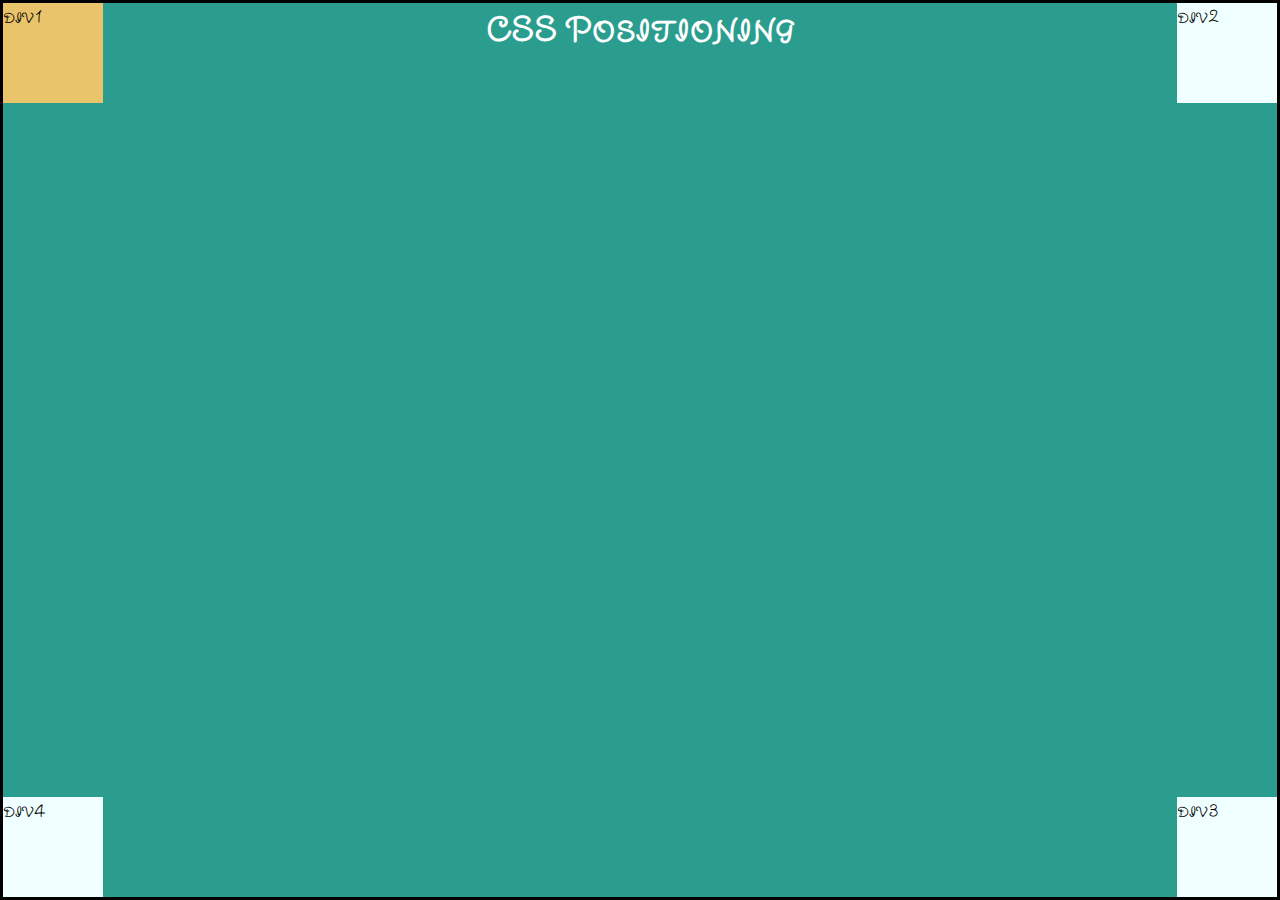
<file: 2.Linking CSS/index.html>
<!DOCTYPE html>
<html lang="en">
  <head>
    <meta charset="UTF-8" />
    <meta http-equiv="X-UA-Compatible" content="IE=edge" />
    <meta name="viewport" content="width=device-width, initial-scale=1.0" />
    <title>Document</title>
    <link rel="stylesheet" href="./style.css" />
  </head>
  <body>
    <div class="container">
      <h1>CSS Positioning</h1>
      <div>div1</div>
      <div>div2</div>
      <div>div3</div>
      <div>div4</div>
      <!-- <div>div5</div> -->
    </div>
  </body>
</html>
</file>
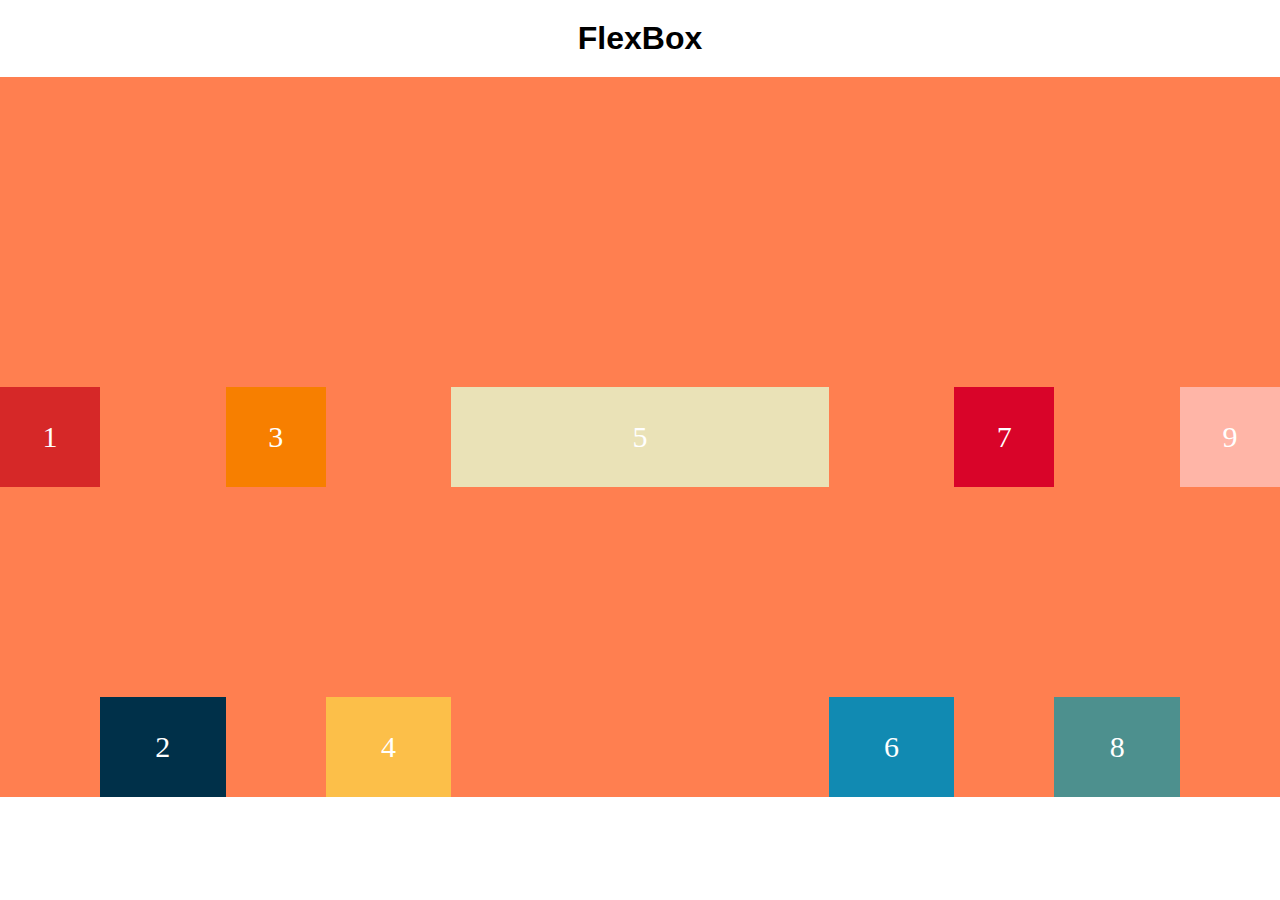
<file: 4.FlexBox/index.html>
<!DOCTYPE html>
<html lang="en">
  <head>
    <meta charset="UTF-8" />
    <meta http-equiv="X-UA-Compatible" content="IE=edge" />
    <meta name="viewport" content="width=device-width, initial-scale=1.0" />
    <title>FlexBox</title>
    <link rel="stylesheet" href="./style.css" />
  </head>
  <body>
    <h1>FlexBox</h1>
    <div class="container">
      <div class="div" style="background-color: #d62828">1</div>
      <div class="div" style="background-color: #003049">2</div>
      <div class="div" style="background-color: #f77f00">3</div>
      <div class="div" style="background-color: #fcbf49">4</div>
      <div class="div" style="background-color: #eae2b7">5</div>
      <div class="div" style="background-color: #118ab2">6</div>
      <div class="div" style="background-color: #d90429">7</div>
      <div class="div" style="background-color: #4d908e">8</div>
      <div class="div" style="background-color: #ffb5a7">9</div>
    </div>
  </body>
</html>
</file>
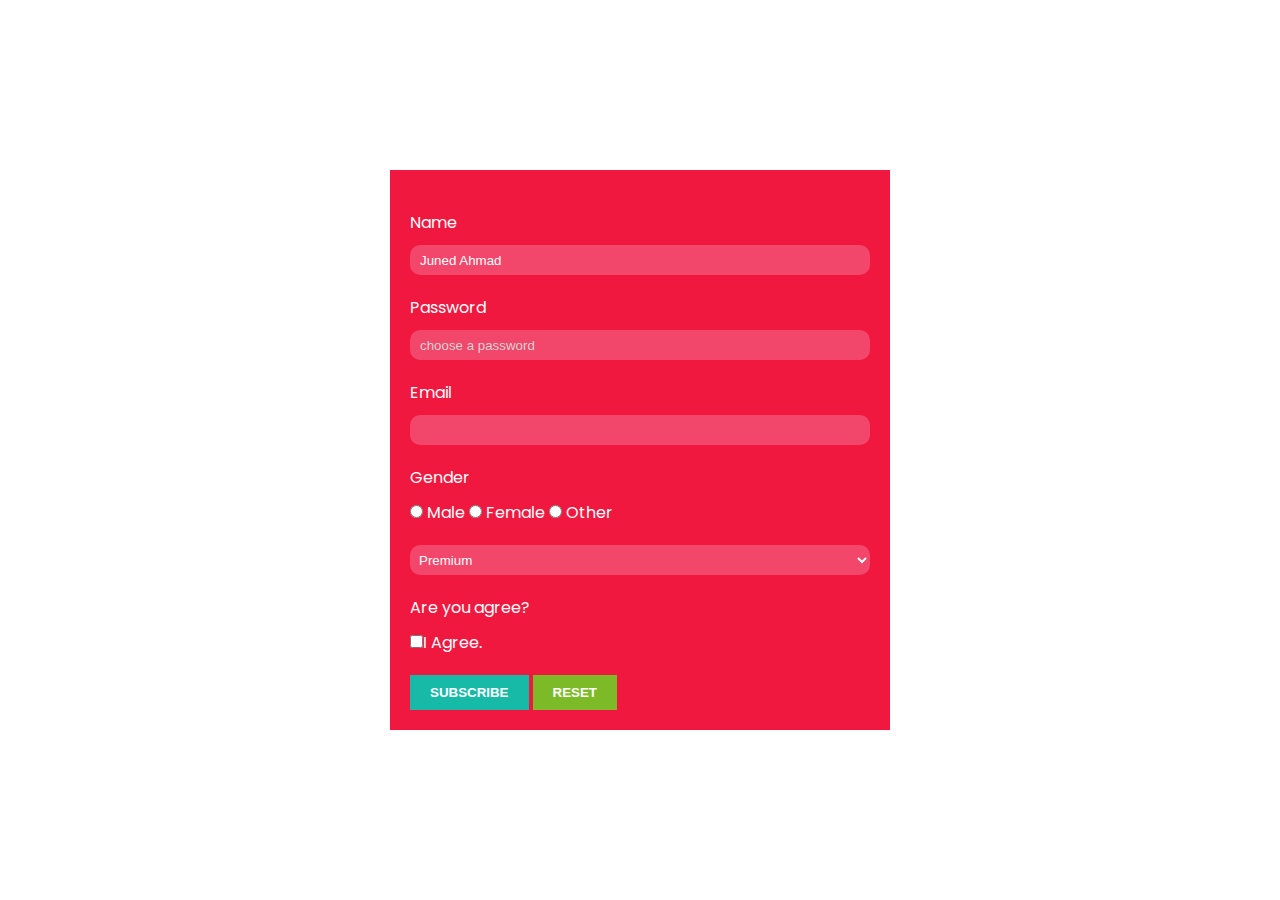
<file: 5.Form/index.html>
<!DOCTYPE html>
<html lang="en">
  <head>
    <meta charset="UTF-8" />
    <meta http-equiv="X-UA-Compatible" content="IE=edge" />
    <meta name="viewport" content="width=device-width, initial-scale=1.0" />
    <title>Form</title>
    <link rel="stylesheet" href="style.css" />
  </head>
  <body>
    <div class="container">
      <form action="">
        <div class="form-group">
          <label for="name" > Name</label>
          <input type="text" name="username" id="name" value="Juned Ahmad"  />
        </div>
        <div class="form-group">
          <label for="password">Password</label>
          <input type="password" name="password" id="password" placeholder="choose a password" />
        </div>
        <div class="form-group">
          <label for="email"> Email</label>
          <input type="email" name="email" id="email" />
        </div>
        <div class="form-group">
          <label for="gender"> Gender</label>
          <input type="radio" name="gender" value="male" /> Male
          <input type="radio" name="gender" value="male" /> Female
          <input type="radio" name="gender" value="male" /> Other
        </div>
        <div class="form-group">
          <label for="membership">
            <select name="membership" id="membership">
                <option value="premium">Premium</option>
                <option value="pro">Pro</option>
                <option value="free">Free</option>
            </label>
        </select>
        <div class="form-group">
            <label for="agree">Are you agree?</label>
            <input type="checkbox" name="agree" id="agree" >I Agree.
        </div>
        </div>
        <input type="submit" value="Subscribe">
        <input type="reset" value="Reset">
      </form>
    </div>
  </body>
</html>
</file>
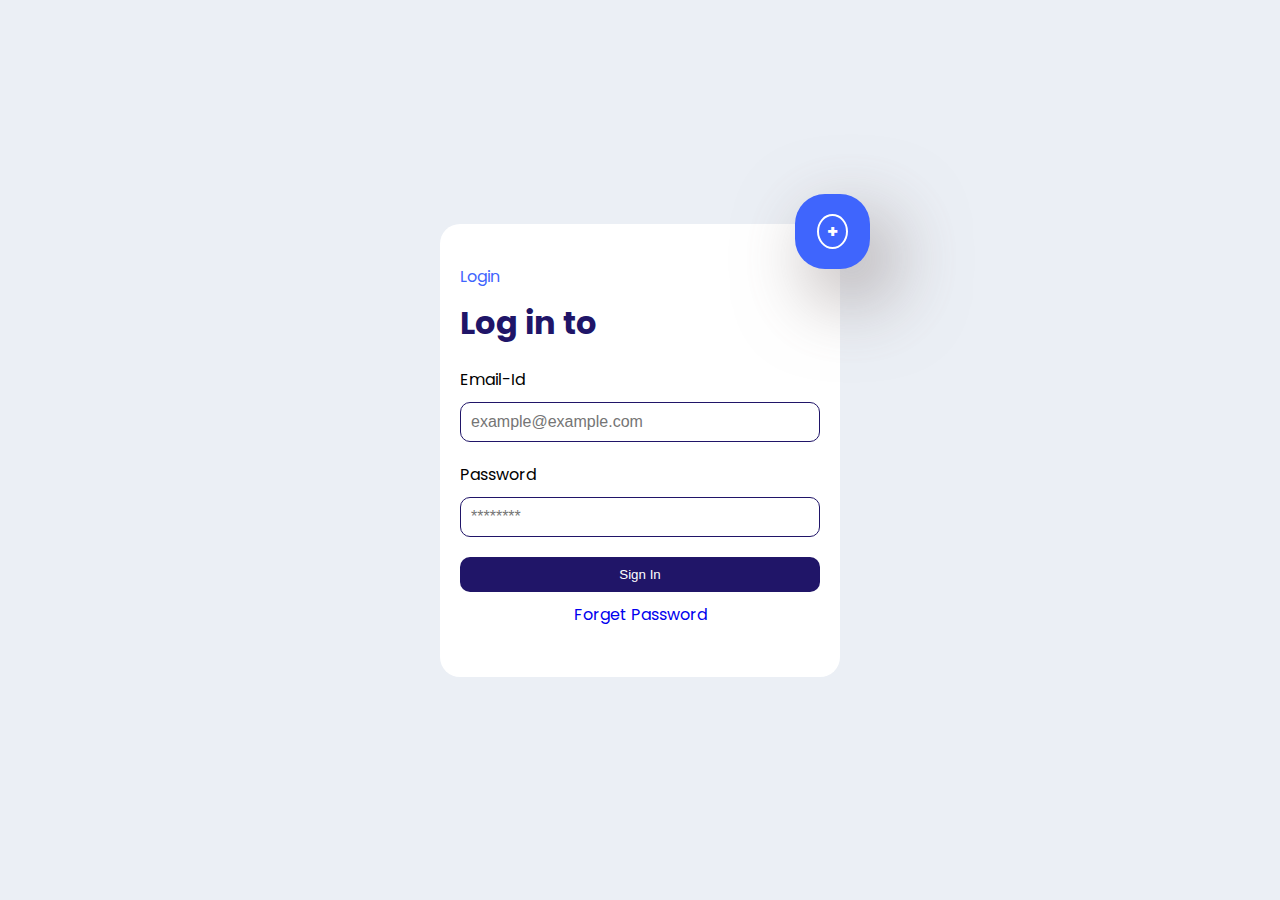
<file: 7.Form Practice/index.html>
<!DOCTYPE html>
<html lang="en">
  <head>
    <meta charset="UTF-8" />
    <meta http-equiv="X-UA-Compatible" content="IE=edge" />
    <meta name="viewport" content="width=device-width, initial-scale=1.0" />
    <title>Form</title>
    <link rel="stylesheet" href="style.css" />
  </head>
  <body>
    <div class="container">
      <form action="">
        <span class="sm">Login</span>
        <span class="l">Log in to</span>
        <div class="form-group">
          <label for="email">Email-Id</label>
          <input
            type="email"
            name="email"
            id="email"
            placeholder="example@example.com"
          />
        </div>
        <div class="form-group">
          <label for="password">Password</label>
          <input
            type="password"
            name="password"
            id="password"
            placeholder="********"
          />
        </div>
        <input type="submit" value="Sign In" />
        <a href="#">Forget Password</a>
      </form>
      <div class="plus-badge">
        <div class="border">+</div>
      </div>
    </div>
  </body>
</html>
</file>
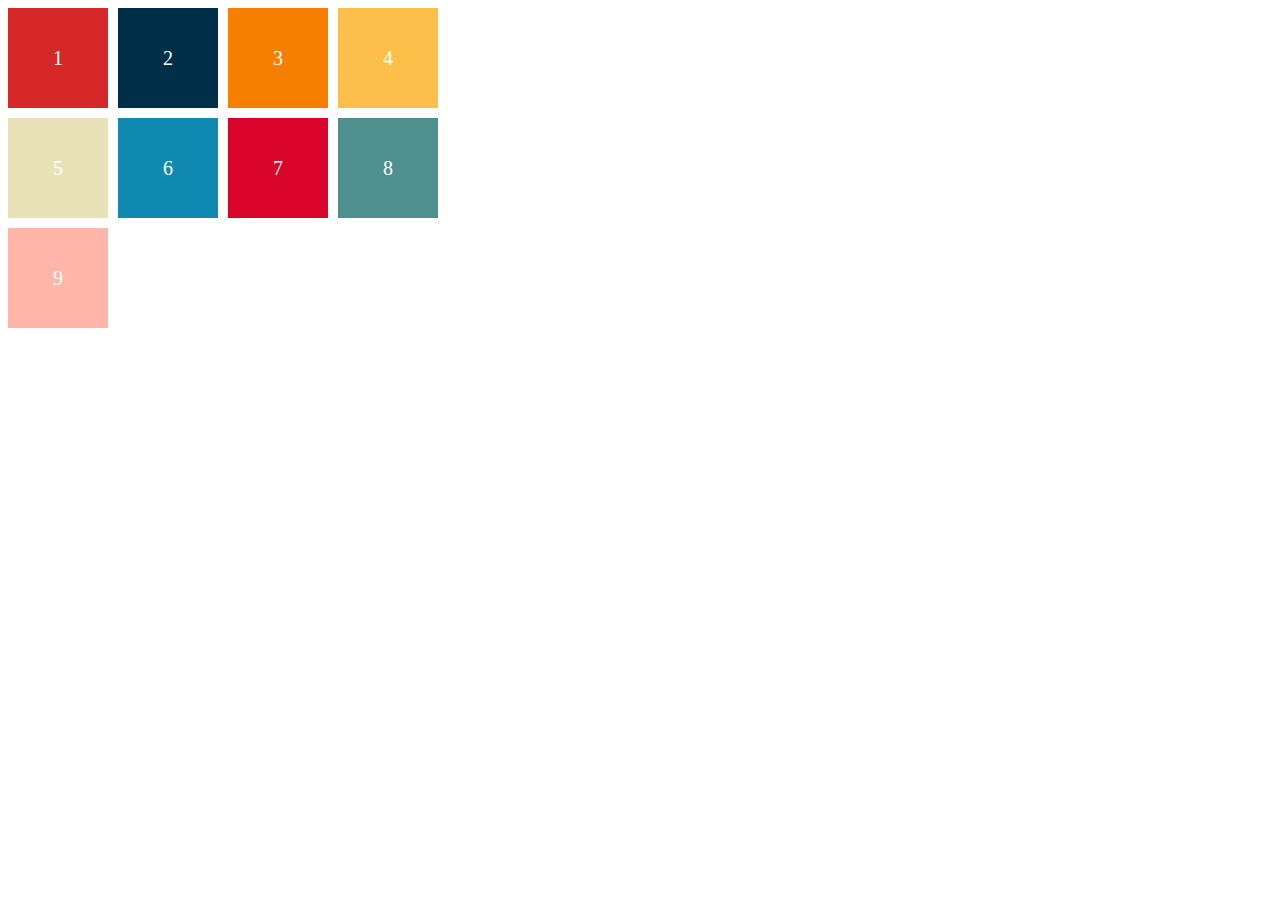
<file: 8.Grid/index.html>
<!DOCTYPE html>
<html lang="en">
  <head>
    <meta charset="UTF-8" />
    <meta http-equiv="X-UA-Compatible" content="IE=edge" />
    <meta name="viewport" content="width=device-width, initial-scale=1.0" />
    <title>Grid</title>
    <link rel="stylesheet" href="style.css" />
  </head>
  <body>
    <div class="grid-container">
      <div class="div" style="background-color: #d62828">1</div>
      <div class="div" style="background-color: #003049">2</div>
      <div class="div" style="background-color: #f77f00">3</div>
      <div class="div" style="background-color: #fcbf49">4</div>
      <div class="div" style="background-color: #eae2b7">5</div>
      <div class="div" style="background-color: #118ab2">6</div>
      <div class="div" style="background-color: #d90429">7</div>
      <div class="div" style="background-color: #4d908e">8</div>
      <div class="div" style="background-color: #ffb5a7">9</div>
    </div>
  </body>
</html>
</file>
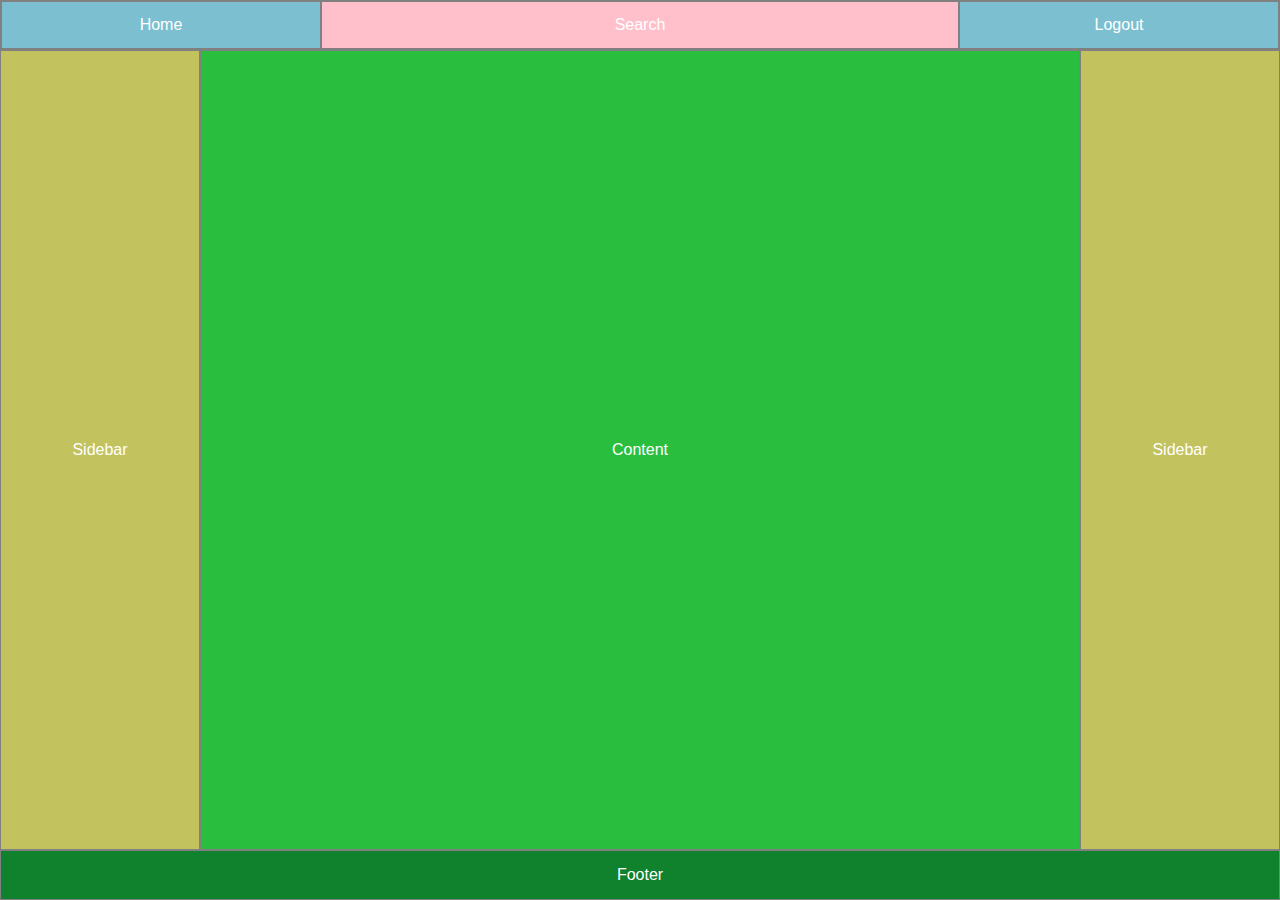
<file: 9.Grid-Practice/index.html>
<!DOCTYPE html>
<html lang="en">
  <head>
    <meta charset="UTF-8" />
    <meta http-equiv="X-UA-Compatible" content="IE=edge" />
    <meta name="viewport" content="width=device-width, initial-scale=1.0" />
    <title>Grid Layout</title>
    <link rel="stylesheet" href="style.css" />
  </head>
  <body>
    <div class="grid">
      <div class="header">
        <nav>
          <div>Home</div>
          <div>Search</div>
          <div>Logout</div>
        </nav>
      </div>
      <div class="sidebar">Sidebar</div>
      <div class="sidebar-2">Sidebar</div>
      <div class="content">Content</div>
      <div class="footer">Footer</div>
    </div>
  </body>
</html>
</file>
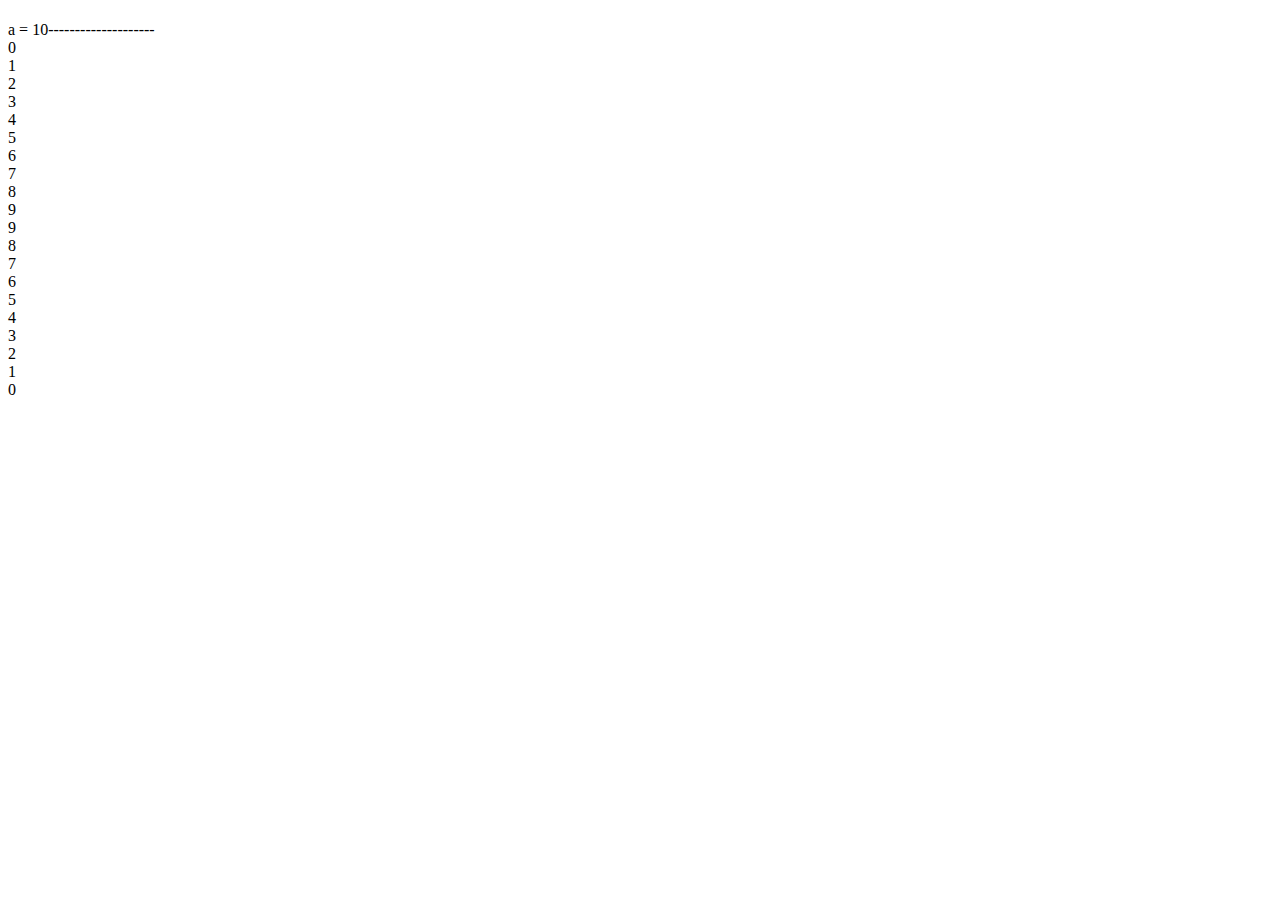
<file: 10.JS/learning/index.html>
<!DOCTYPE html>
<html lang="en">
  <head>
    <meta charset="UTF-8" />
    <meta http-equiv="X-UA-Compatible" content="IE=edge" />
    <meta name="viewport" content="width=device-width, initial-scale=1.0" />
    <title>Learning JS</title>
  </head>
  <body>
    <h1 id="title"></h1>
    <script src="./app.js"></script>
  </body>
</html>
</file>
<file: 2.Linking CSS/style.css>
@import url('https://fonts.googleapis.com/css2?family=Yuji+Hentaigana+Akebono&display=swap');
* {
  margin: 0;
  padding: 0;
  box-sizing: border-box;
}

.container {
  background-color: #2a9d8f;
  height: 100vh;
  width: 100vw;
  border: 3px solid black;
  font-family: 'Yuji Hentaigana Akebono', cursive;
  position: relative;
}

h1 {
  color: white;
  text-align: center;
}

.container div {
  width: 100px;
  height: 100px;
}

div {
  background-color: aquamarine;
}

.container div:nth-of-type(1) {
  position: absolute;
  top: 0;
  left: 0;
  background-color: #e9c46a;
}

.container div:nth-of-type(2) {
  position: absolute;
  top: 0;
  right: 0;
  background-color: azure;
}

.container div:nth-of-type(3) {
  position: absolute;
  bottom: 0;
  right: 0;
  background-color: azure;
}
.container div:nth-of-type(4) {
  position: absolute;
  bottom: 0;
  left: 0;
  background-color: azure;
}
</file>
<file: 4.FlexBox/style.css>
* {
  margin: 0;
  padding: 0;
  box-sizing: border-box;
}

.container {
  width: 100vw;
  height: 80vh;
  background-color: coral;
  color: white;
  display: flex;
  /* flex-direction: row-reverse; */
  /* flex-direction: column; */
  /* flex-direction: column-reverse; */
  justify-content: center;
  /* align-content: center; */
  /* align-items: flex-end; */
  /* flex-wrap: wrap; */
  /* justify-content: space-between; */
  justify-content: center;
  /* justify-content: flex-start; */
  /* justify-content: flex-end; */
  /* justify-content: space-around; */
  align-items: center;
  /* justify-content: space-evenly; */
  /* align-items: flex-end; */
  /* align-items: flex-start; */
}

h1 {
  padding: 20px 0;
  font-family: Arial, Helvetica, sans-serif;
  text-align: center;
}
.container div {
  height: 100px;
  width: 100px;
  font-size: 30px;
  display: flex;
  justify-content: center;
  align-items: center;
}

.container div:nth-of-type(2n) {
  flex: 1;
  align-self: flex-end;
  /* margin-left:auto; */
}

.container div:nth-child(5) {
  flex: 3;
}
</file>
<file: 5.Form/style.css>
@import url('https://fonts.googleapis.com/css2?family=Poppins&display=swap');
* {
  margin: 0;
  padding: 0;
  box-sizing: border-box;
}

body {
  display: flex;
  justify-content: center;
  align-items: center;
  height: 100vh;
  font-family: 'Poppins', sans-serif;
}

form {
  background-color: #f0183f;
  padding: 20px;
  color: white;
  width: 500px;
}

.form-group {
  margin: 20px 0;
}
.form-group label {
  display: block;
  color: white;
  margin-bottom: 10px;
}

#name,
#password,
#email {
  width: 100%;
  height: 30px;
  color: white;
  background-color: #f2466a;
  border: none;
  padding: 5px 10px;
  border-radius: 10px;
}

select {
  border: none;
  background-color: #f2466a;
  color: white;
  /* font-size: 16px; */
  border-radius: 10px;
  padding: 5px !important;
  height: 30px !important;
}
option {
  background-color: #f2466a;
}
#password::placeholder {
  color: lightgray;
}
select {
  width: 100%;
  height: 30px;
}

input:focus,
select:focus {
  outline: 0;
}

input[type='submit'],
input[type='reset'] {
  padding: 10px 20px;
  border: none;
  color: white;
  font-weight: bold;
  text-transform: uppercase;
}

input[type='submit'] {
  background-color: #17baa7;
}

input[type='reset'] {
  background-color: #7dba27;
}
</file>
<file: 7.Form Practice/style.css>
@import url('https://fonts.googleapis.com/css2?family=Poppins&display=swap');
:root {
  --primary-color: #201568;
  --secondary-color: #3f65fd;
}
* {
  margin: 0;
  padding: 0;
  box-sizing: border-box;
}

body {
  display: flex;
  height: 100vh;
  justify-content: center;
  align-items: center;
  background-color: #ebeff5;
  font-family: 'Poppins', sans-serif;
}

.container {
  background-color: white;
  width: 400px;
  padding: 40px 20px;
  border-radius: 20px;
  position: relative;
}

.form-group {
  margin: 20px 0;
}

.form-group label {
  display: block;
  margin-bottom: 10px;
}

.form-group input {
  width: 100%;
  height: 40px;
  border-radius: 10px;
  border: none;
  border: 1px solid var(--primary-color);
  padding: 10px;
  font-size: 16px;
}

.form-group input::placeholder {
  font-size: 16px;
}

form span {
  display: block;
  margin-bottom: 10px;
}

input[type='submit'] {
  display: block;
  width: 100%;
  padding: 10px;
  border-radius: 10px;
  border: none;
  color: white;
  background-color: var(--primary-color);
}

a {
  display: block;
  text-align: center;
  margin: 10px 0;
  text-decoration: none;
}

.sm {
  font-size: 1rem;
  color: var(--secondary-color);
}

.l {
  font-size: 2em;
  color: var(--primary-color);
  font-weight: bold;
}

.border {
  background-color: #3f65fd;
  display: inline-block;
  color: white;
  padding: 2px 8px;
  border-radius: 50%;
  font-size: 18px;
  border: 2px solid white;
  font-weight: bold;
}

.plus-badge {
  position: absolute;
  top: -30px;
  right: -30px;
  background-color: #3f65fd;
  padding: 20px 22px;
  display: inline-block;
  border-radius: 40%;
  box-shadow: 19px 27px 72px 4px rgba(156, 145, 145, 0.75);
  -webkit-box-shadow: 19px 27px 72px 4px rgba(156, 145, 145, 0.75);
  -moz-box-shadow: 19px 27px 72px 4px rgba(156, 145, 145, 0.75);
}
</file>
<file: 8.Grid/style.css>
.grid-container {
  display: grid;
  grid-template-columns: repeat(4, 100px);
  grid-template-rows: repeat(4, 100px);
  grid-gap: 10px;
  /* align-items: center; */
  /* grid-row-gap: 20px; */
  /* grid-column-gap: 20px; */
}

.grid-container div {
  display: flex;
  justify-content: center;
  align-items: center;
  font-size: 20px;
  color: white;
}
</file>
<file: 9.Grid-Practice/style.css>
* {
  margin: 0;
  padding: 0;
  box-sizing: border-box;
}

.grid {
  height: 100vh;
  display: grid;
  grid-template: 50px auto 50px/200px auto 200px;
  grid-template-areas: 'h h h' 's c s-2' 'f f f';
}

.header {
  background-color: rgba(10, 135, 167, 0.534);
  grid-column: 1 / span 2;
}

.sidebar ,.sidebar-2{
  background-color: rgb(194, 194, 94);
  /* grid-row: 2 / span 1; */
}

.footer {
  background-color: rgb(16, 129, 44);    */
}

.content {
  background-color: rgb(42, 190, 62);
  
}

.grid div {
  color: white;
  display: flex;
  justify-content: center;
  align-items: center;
  border: 1px solid grey;
  font-family: Arial, Helvetica, sans-serif;
  /* font-size: 20px; */
}

nav {
  display: flex;
  justify-content: space-between;
  width: 100%;
  height: 100%;
}

nav div:nth-child(1) {
  flex: 0.5;
}
nav div:nth-child(2) {
  flex: 1;
  /* margin: auto; */
  background-color: pink;
}
nav div:nth-child(3) {
  flex: 0.5;
}

.grid .header {
  grid-area: h;
}

.grid .footer {
  grid-area: f;
}

.grid .sidebar {
  grid-area: s;
}
.grid .sidebar {
  grid-area: s-2;
}

.grid .content {
  grid-area: c;
}
</file>
